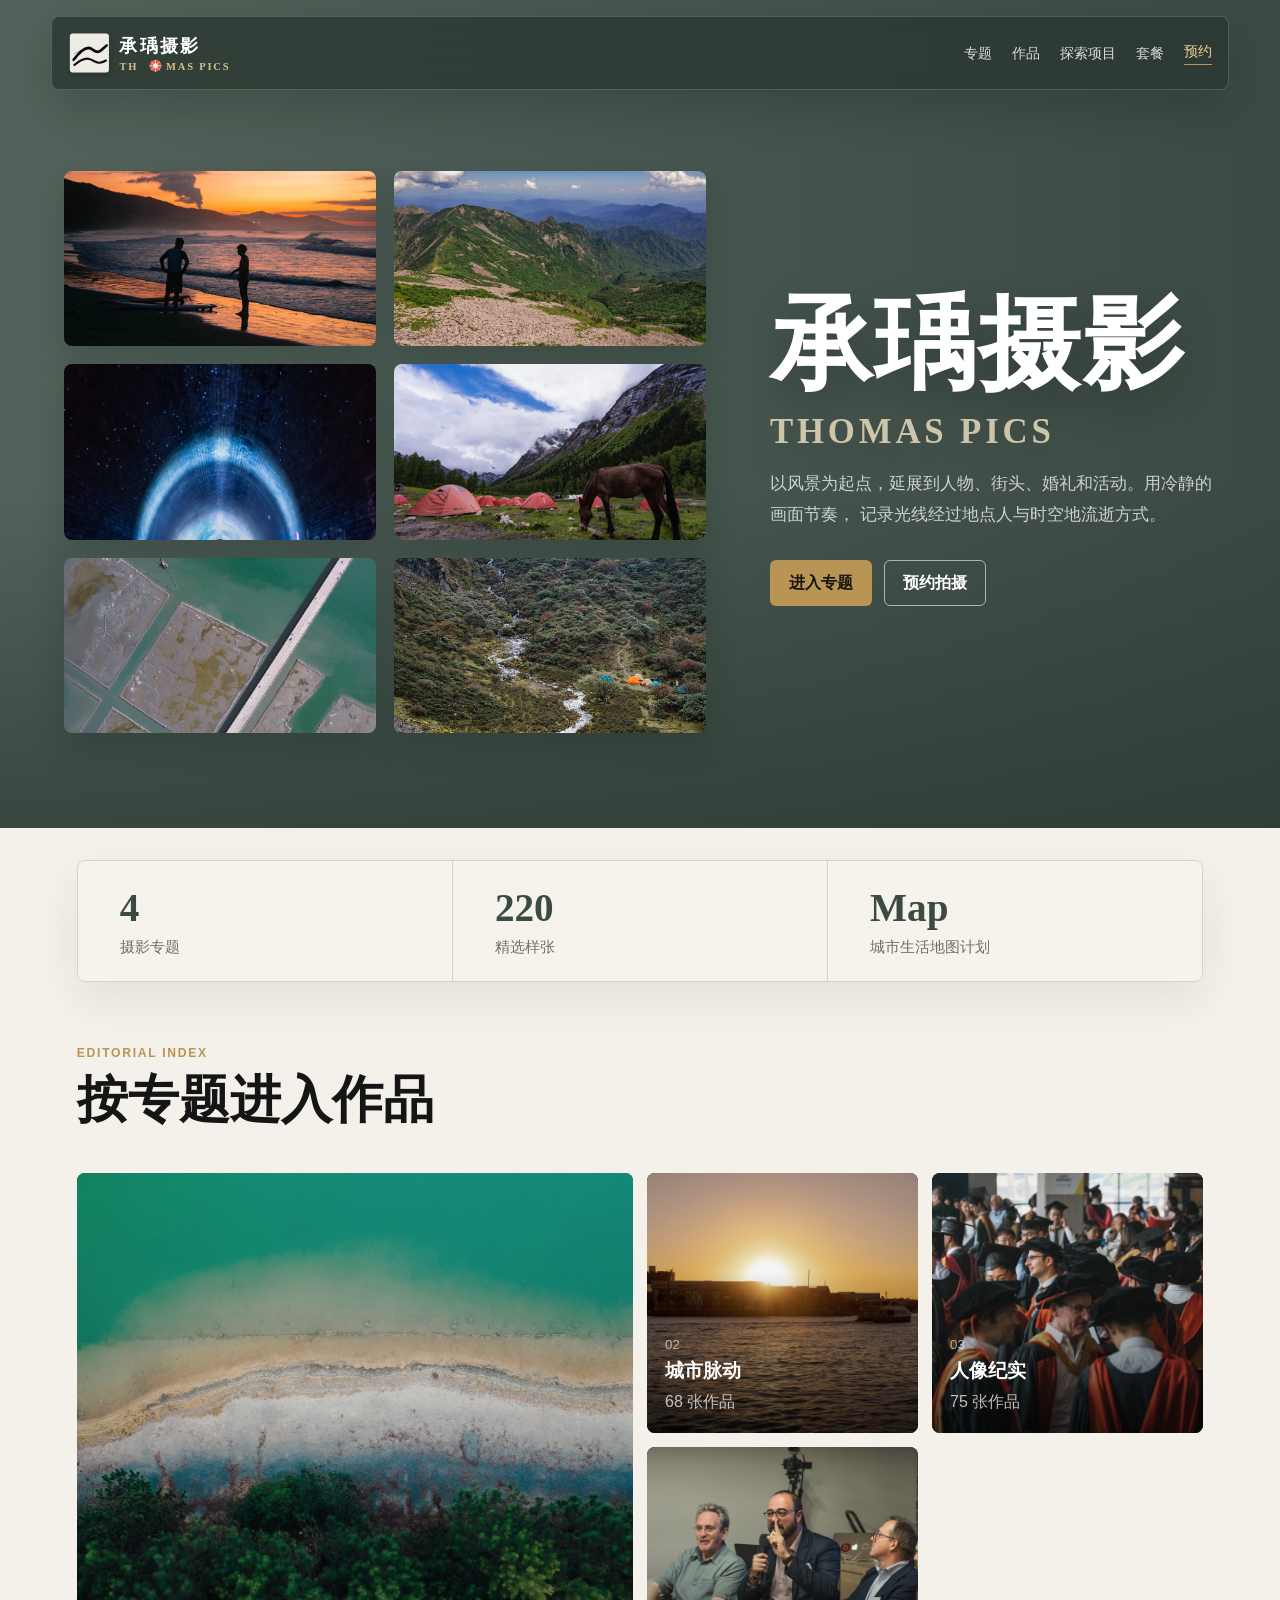
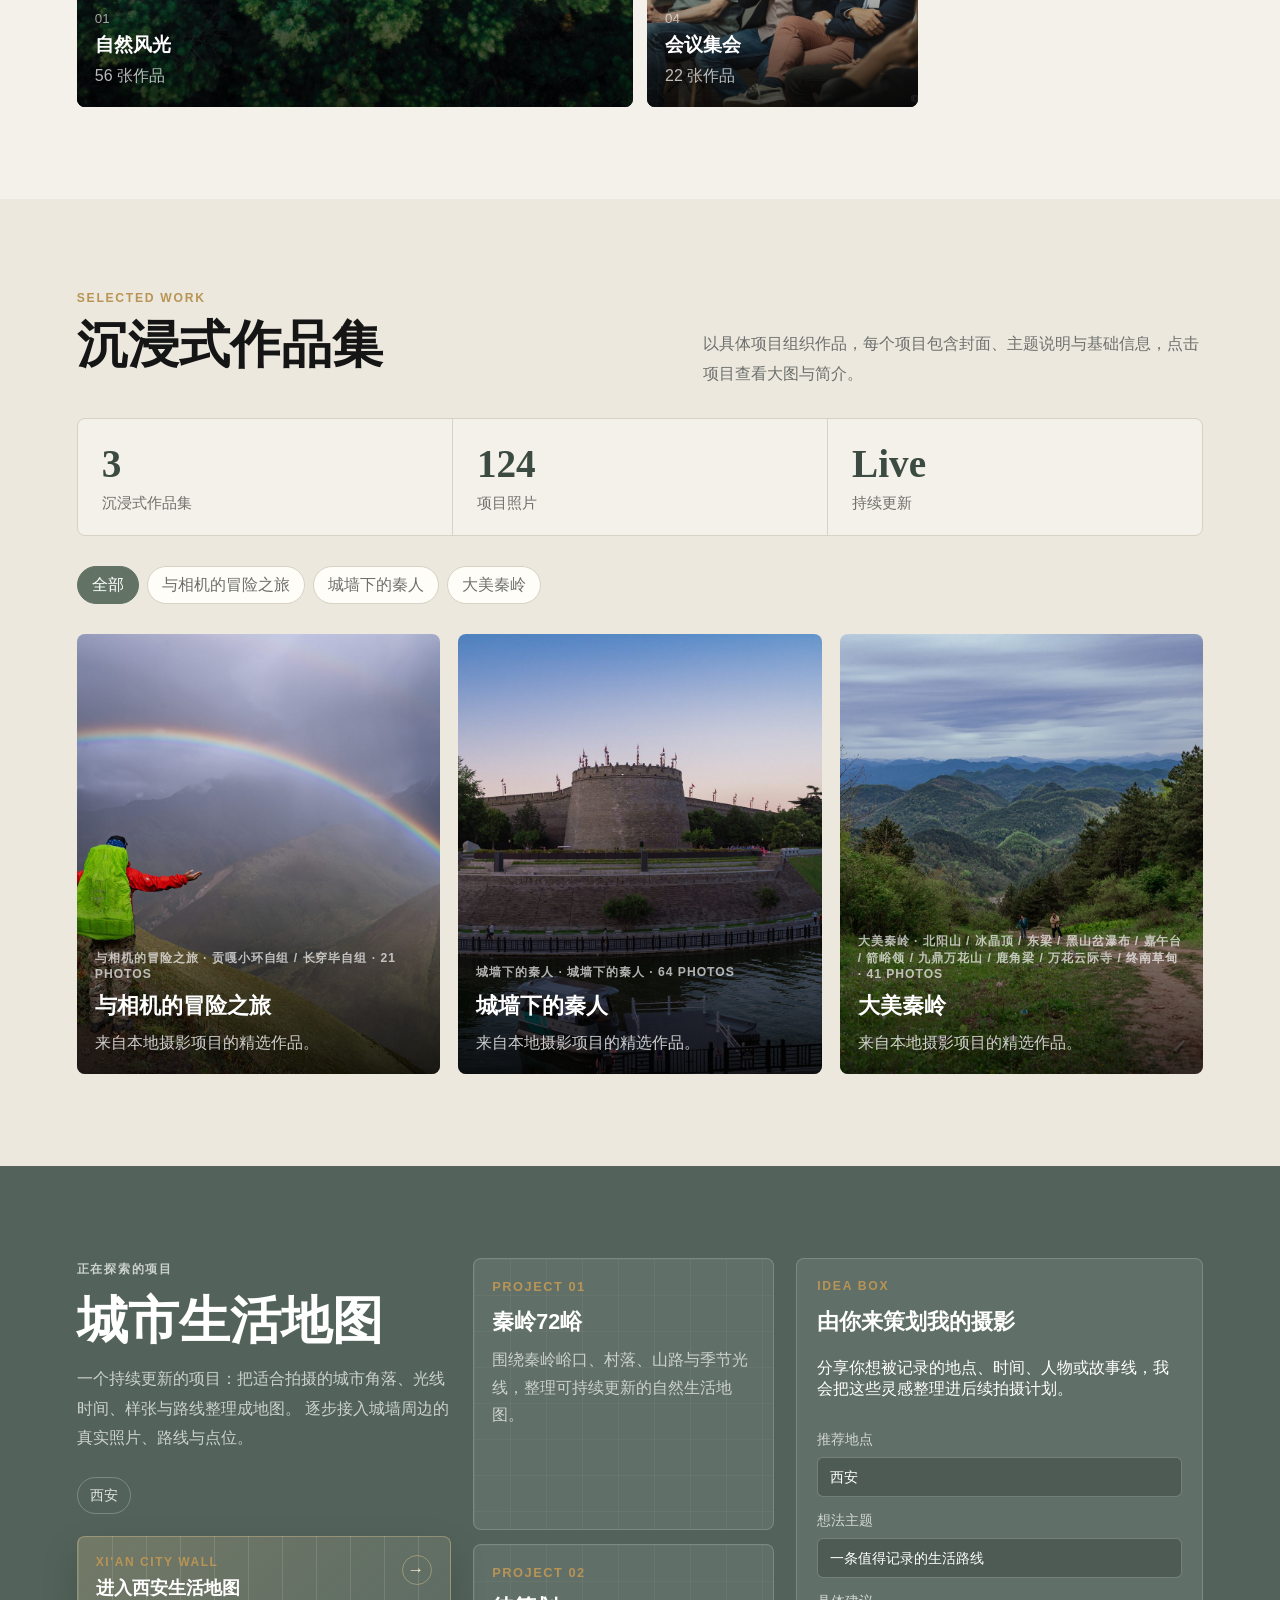
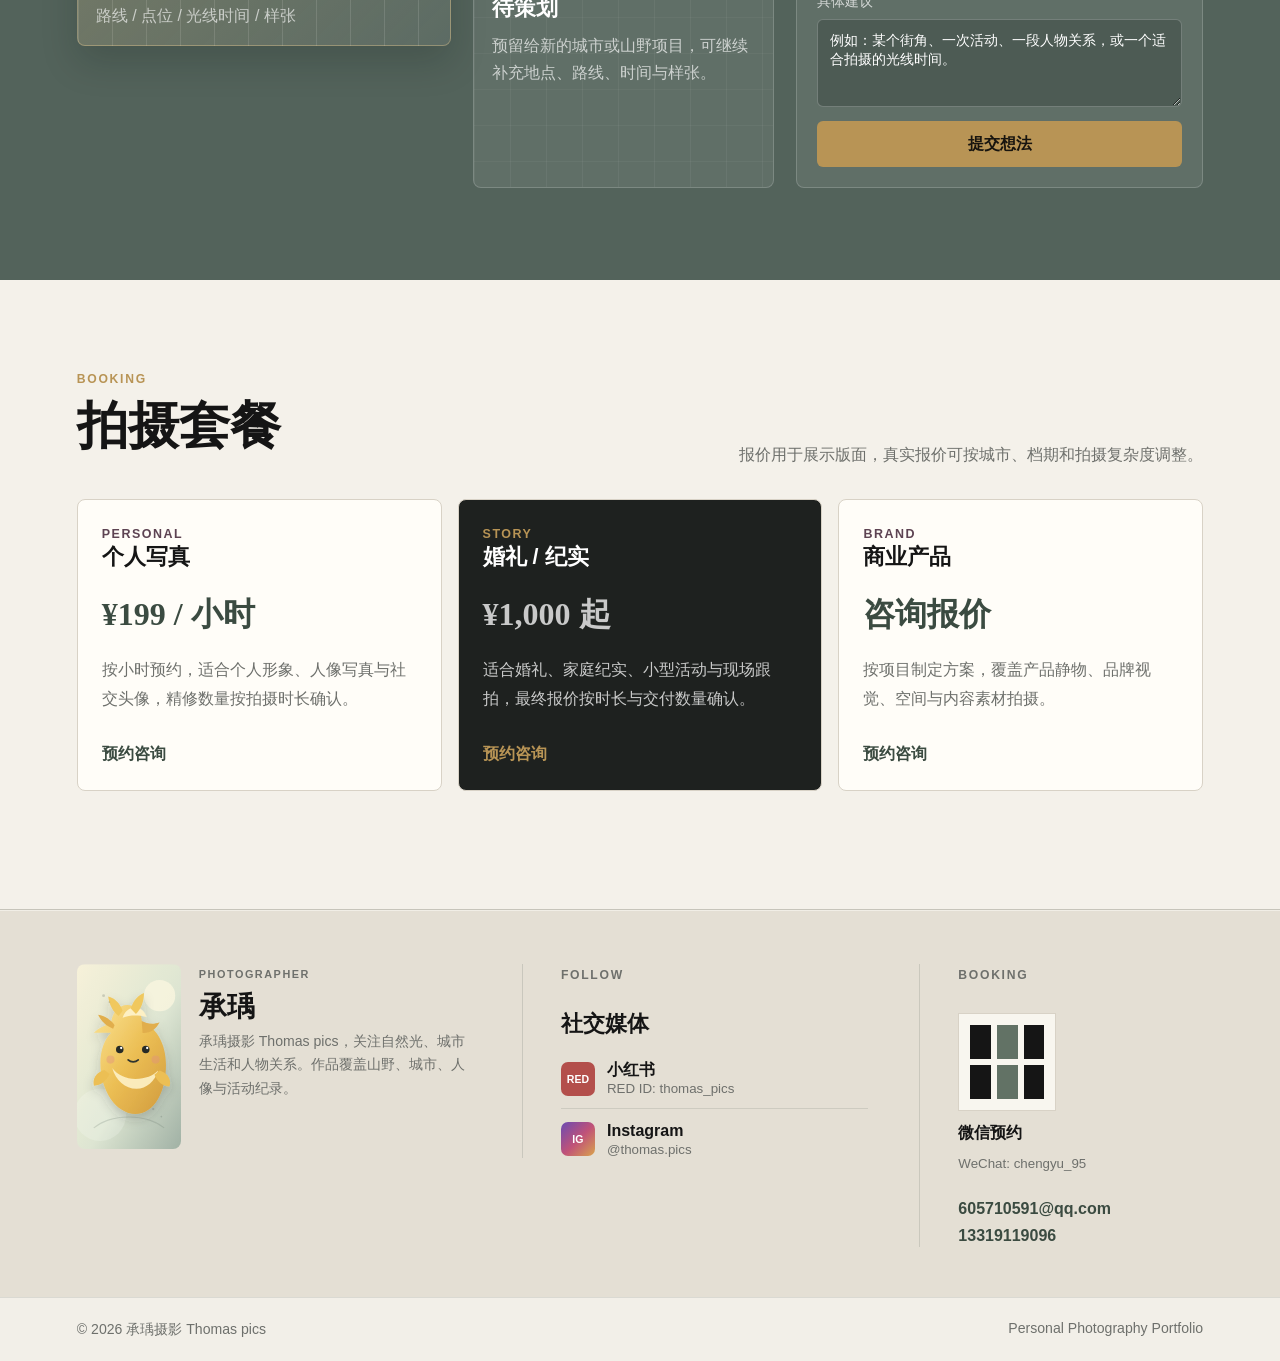
<file: index.html>
<!DOCTYPE html>
<html lang="zh-CN">
  <head>
    <meta charset="UTF-8" />
    <meta name="viewport" content="width=device-width, initial-scale=1.0" />
    <title>承瑀摄影 Thomas pics | 高级摄影作品集</title>
    <meta
      name="description"
      content="承瑀摄影 Thomas pics 个人作品展示网站，收录自然风光、城市脉动、人像纪实、会议集会与沉浸式摄影项目。"
    />
    <link rel="stylesheet" href="styles.css" />
  </head>
  <body>
    <header class="site-header" aria-label="主导航">
      <a class="brand" href="#top" aria-label="回到首页">
        <img class="brand-logo" src="assets/thomas-pics-logo.svg" alt="承瑀摄影 Thomas Pics" />
      </a>
      <nav class="nav-links" aria-label="页面导航">
        <a href="#collections">专题</a>
        <a href="#work">作品</a>
        <a href="#map">探索项目</a>
        <a href="#pricing">套餐</a>
        <a href="#contact">预约</a>
      </nav>
    </header>

    <main id="top">
      <section class="hero-collage" aria-label="风景摄影拼贴首页">
        <div class="collage" aria-hidden="true">
          <img class="collage-image collage-a" src="" alt="" />
          <img class="collage-image collage-b" src="" alt="" />
          <img class="collage-image collage-c" src="" alt="" />
          <img class="collage-image collage-d" src="" alt="" />
          <img class="collage-image collage-e" src="" alt="" />
          <img class="collage-image collage-f" src="" alt="" />
        </div>
        <div class="hero-copy">
          <h1>承瑀摄影 <span>Thomas pics</span></h1>
          <p>
            以风景为起点，延展到人物、街头、婚礼和活动。用冷静的画面节奏，
            记录光线经过地点人与时空地流逝方式。
          </p>
          <div class="hero-actions">
            <a class="button primary" href="#collections">进入专题</a>
            <a class="button ghost" href="#contact">预约拍摄</a>
          </div>
        </div>
      </section>

      <section class="stats-strip" aria-label="网站摘要">
        <div>
          <strong class="metric" data-count-target="4">4</strong>
          <span class="metric-label">摄影专题</span>
        </div>
        <div>
          <strong class="metric" data-count-target="237">237</strong>
          <span class="metric-label">精选样张</span>
        </div>
        <div>
          <strong class="metric">Map</strong>
          <span class="metric-label">城市生活地图计划</span>
        </div>
      </section>

      <section class="section" id="collections">
        <div class="section-heading">
          <div>
            <p class="eyebrow">Editorial Index</p>
            <h2>按专题进入作品</h2>
          </div>
        </div>
        <div class="collection-grid" aria-label="摄影专题">
          <button class="collection-tile large" type="button" data-filter-jump="nature">
            <img src="" alt="自然风光" loading="lazy" />
            <span><small>01</small><strong>自然风光</strong><em>山野、海岸与远行的静默边界</em></span>
          </button>
          <button class="collection-tile" type="button" data-filter-jump="city">
            <img src="" alt="城市脉动" loading="lazy" />
            <span><small>02</small><strong>城市脉动</strong><em>街道、建筑与人群移动</em></span>
          </button>
          <button class="collection-tile" type="button" data-filter-jump="people">
            <img src="" alt="人像纪实" loading="lazy" />
            <span><small>03</small><strong>人像纪实</strong><em>人物和环境之间的呼吸</em></span>
          </button>
          <button class="collection-tile" type="button" data-filter-jump="events">
            <img src="" alt="会议集会" loading="lazy" />
            <span><small>04</small><strong>会议集会</strong><em>现场秩序、表情与瞬间</em></span>
          </button>
        </div>
      </section>

      <section class="section work-section" id="work">
        <div class="section-heading">
          <div>
            <p class="eyebrow">Selected Work</p>
            <h2>沉浸式作品集</h2>
          </div>
          <p class="section-lead">以具体项目组织作品，每个项目包含封面、主题说明与基础信息，点击项目查看大图与简介。</p>
        </div>
        <section class="work-stats" aria-label="沉浸式作品集数据">
          <div>
            <strong class="metric" id="projectCountMetric" data-count-target="3">3</strong>
            <span class="metric-label">沉浸式作品集</span>
          </div>
          <div>
            <strong class="metric" id="projectPhotoMetric" data-count-target="129">129</strong>
            <span class="metric-label">项目照片</span>
          </div>
          <div>
            <strong class="metric">Live</strong>
            <span class="metric-label">持续更新</span>
          </div>
        </section>
        <div class="work-controls">
          <div class="filter-bar" aria-label="作品集筛选">
            <button class="filter-button active" type="button" data-filter="all">全部</button>
          </div>
        </div>
        <div class="gallery" id="gallery" aria-live="polite"></div>
      </section>

      <section class="map-section" id="map">
        <div class="map-copy">
          <p class="eyebrow">正在探索的项目</p>
          <h2>城市生活地图</h2>
          <p>
            一个持续更新的项目：把适合拍摄的城市角落、光线时间、样张与路线整理成地图。
            逐步接入城墙周边的真实照片、路线与点位。
          </p>
          <div class="city-tags" aria-label="计划城市">
            <span>西安</span>
          </div>
          <a class="map-entry-card" href="xian-city-wall-map.html" aria-label="进入西安生活地图">
            <span class="map-entry-kicker">Xi'an City Wall</span>
            <strong>进入西安生活地图</strong>
            <em>路线 / 点位 / 光线时间 / 样张</em>
            <b aria-hidden="true">→</b>
          </a>
        </div>
        <div class="project-board" id="projectBoard" aria-live="polite"></div>
        <form class="project-form" id="projectForm" name="city-map-ideas" method="POST" data-netlify="true" netlify-honeypot="bot-field">
          <input type="hidden" name="form-name" value="city-map-ideas" />
          <p class="hidden-field">
            <label>不要填写这一项 <input name="bot-field" /></label>
          </p>
          <div class="form-intro">
            <p class="eyebrow">Idea Box</p>
            <h3>由你来策划我的摄影</h3>
            <p>分享你想被记录的地点、时间、人物或故事线，我会把这些灵感整理进后续拍摄计划。</p>
          </div>
          <label>
            推荐地点
            <input name="city" type="text" value="西安" maxlength="24" required />
          </label>
          <label>
            想法主题
            <input name="theme" type="text" value="一条值得记录的生活路线" maxlength="36" required />
          </label>
          <label>
            具体建议
            <textarea name="notes" rows="4" maxlength="120">例如：某个街角、一次活动、一段人物关系，或一个适合拍摄的光线时间。</textarea>
          </label>
          <button class="button primary" type="submit">提交想法</button>
        </form>
      </section>

      <section class="pricing-section" id="pricing">
        <div class="section-heading">
          <div>
            <p class="eyebrow">Booking</p>
            <h2>拍摄套餐</h2>
          </div>
          <p class="section-lead">报价用于展示版面，真实报价可按城市、档期和拍摄复杂度调整。</p>
        </div>
        <div class="pricing-grid">
          <article class="price-card">
            <span>Personal</span>
            <h3>个人写真</h3>
            <strong>¥199 / 小时</strong>
            <p>按小时预约，适合个人形象、人像写真与社交头像，精修数量按拍摄时长确认。</p>
            <a class="text-link" href="#contact">预约咨询</a>
          </article>
          <article class="price-card featured">
            <span>Story</span>
            <h3>婚礼 / 纪实</h3>
            <strong>¥1,000 起</strong>
            <p>适合婚礼、家庭纪实、小型活动与现场跟拍，最终报价按时长与交付数量确认。</p>
            <a class="text-link" href="#contact">预约咨询</a>
          </article>
          <article class="price-card">
            <span>Brand</span>
            <h3>商业产品</h3>
            <strong>咨询报价</strong>
            <p>按项目制定方案，覆盖产品静物、品牌视觉、空间与内容素材拍摄。</p>
            <a class="text-link" href="#contact">预约咨询</a>
          </article>
        </div>
      </section>

      <section class="contact-section" id="contact" aria-label="预约拍摄"></section>
    </main>

    <footer class="site-footer">
      <span>© <span id="year"></span> 承瑀摄影 Thomas pics</span>
      <span>Personal Photography Portfolio</span>
    </footer>

    <div class="idea-toast" id="ideaToast" role="status" aria-live="polite" hidden>
      <strong>感谢你的意见</strong>
      <span>我会把这条想法纳入后续拍摄策划与城市生活地图整理。</span>
    </div>

    <dialog class="lightbox" id="lightbox" aria-label="作品大图预览">
      <button class="icon-button close-lightbox" type="button" aria-label="关闭预览">×</button>
      <button class="icon-button lightbox-prev" type="button" aria-label="上一张">‹</button>
      <figure>
        <img id="lightboxImage" alt="" />
        <figcaption>
          <div>
            <strong id="lightboxTitle"></strong>
            <small id="lightboxMeta"></small>
          </div>
          <em id="lightboxStory"></em>
        </figcaption>
      </figure>
      <button class="icon-button lightbox-next" type="button" aria-label="下一张">›</button>
    </dialog>

    <script src="photo-data.js"></script>
    <script src="script.js"></script>
  </body>
</html>
</file>
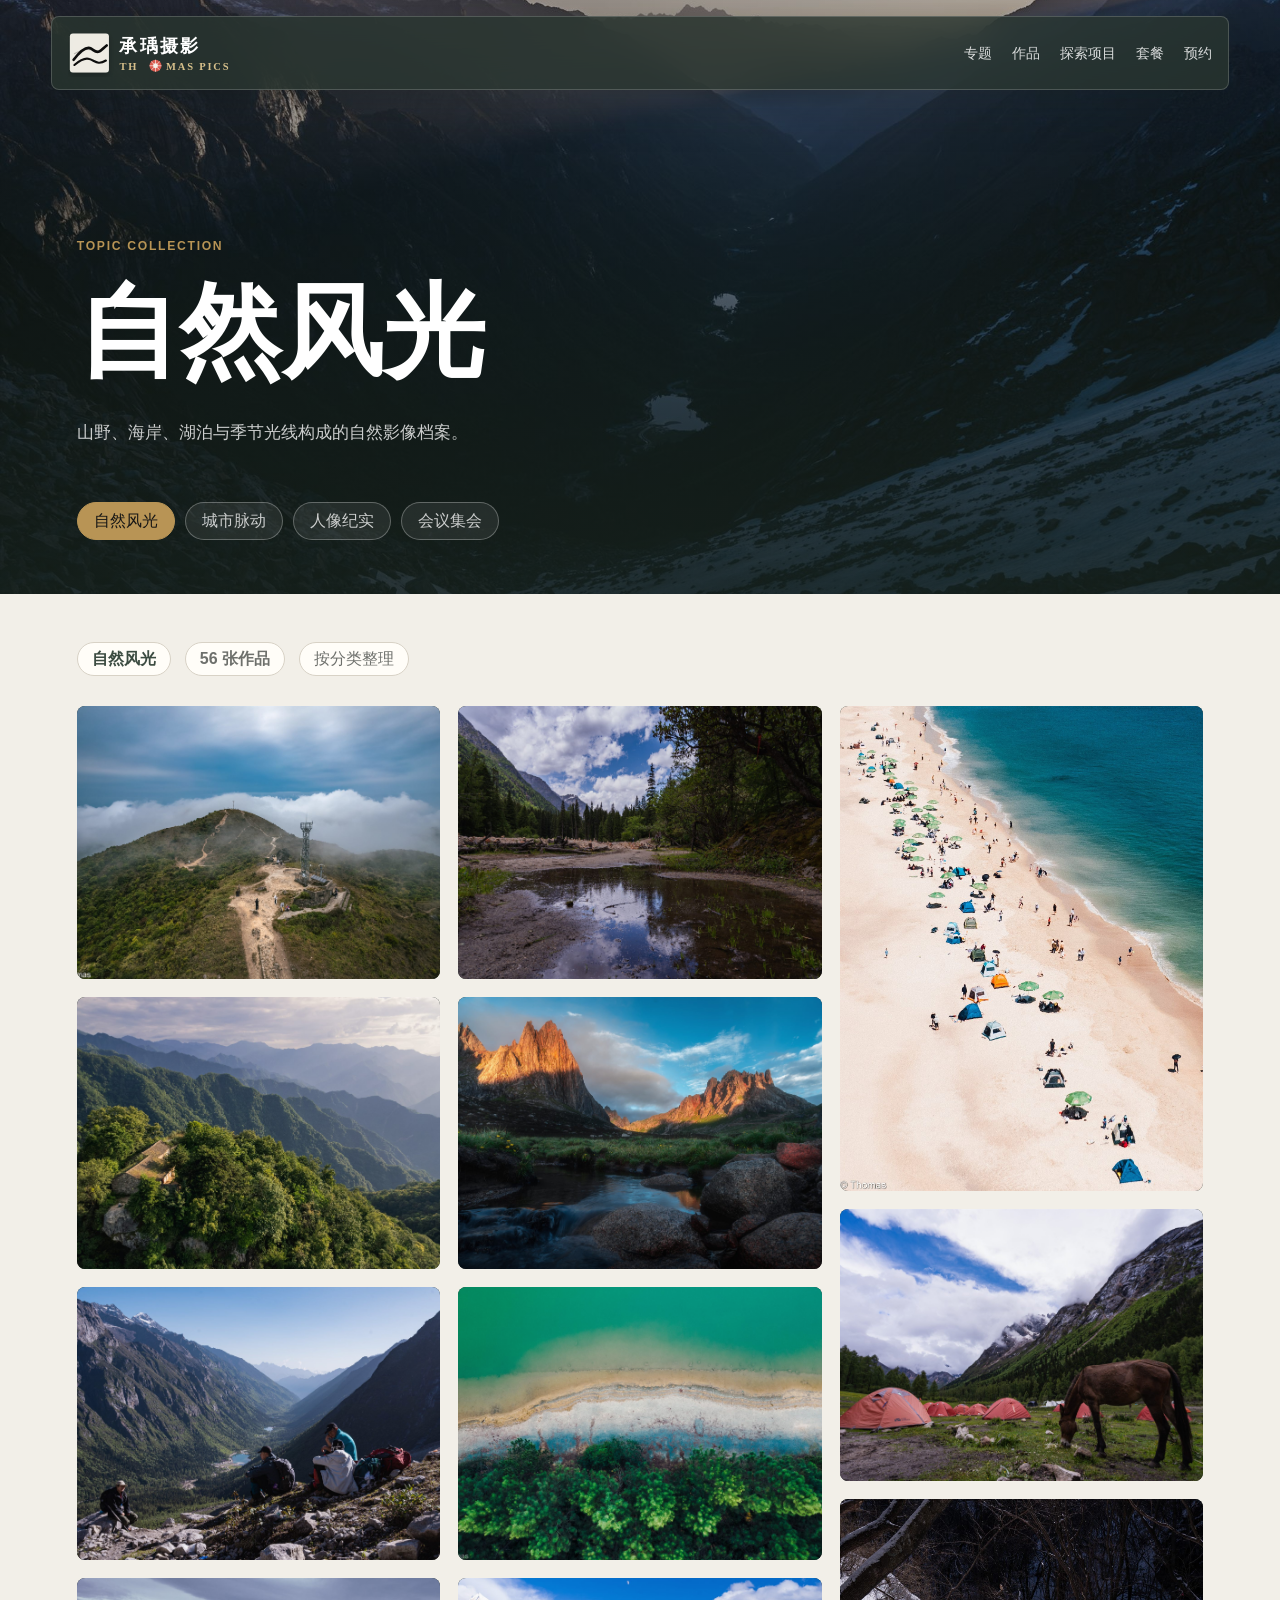
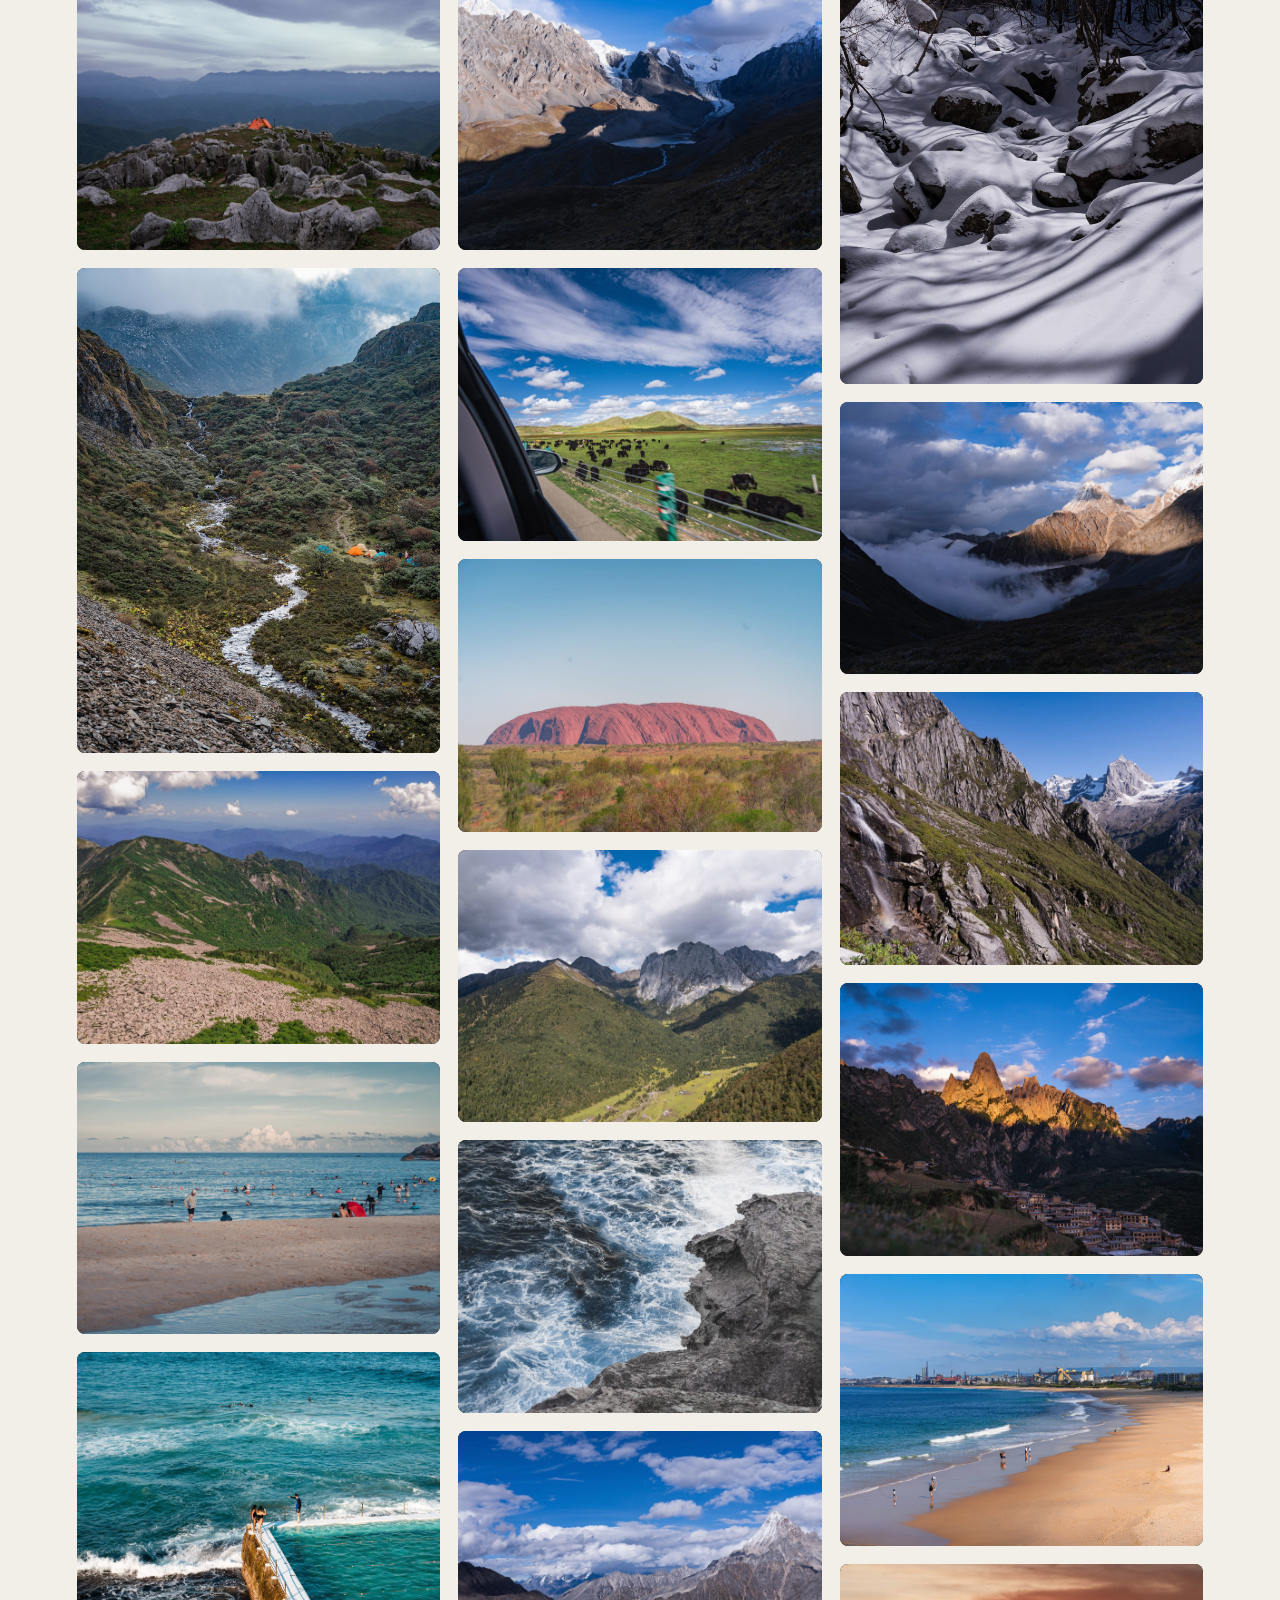
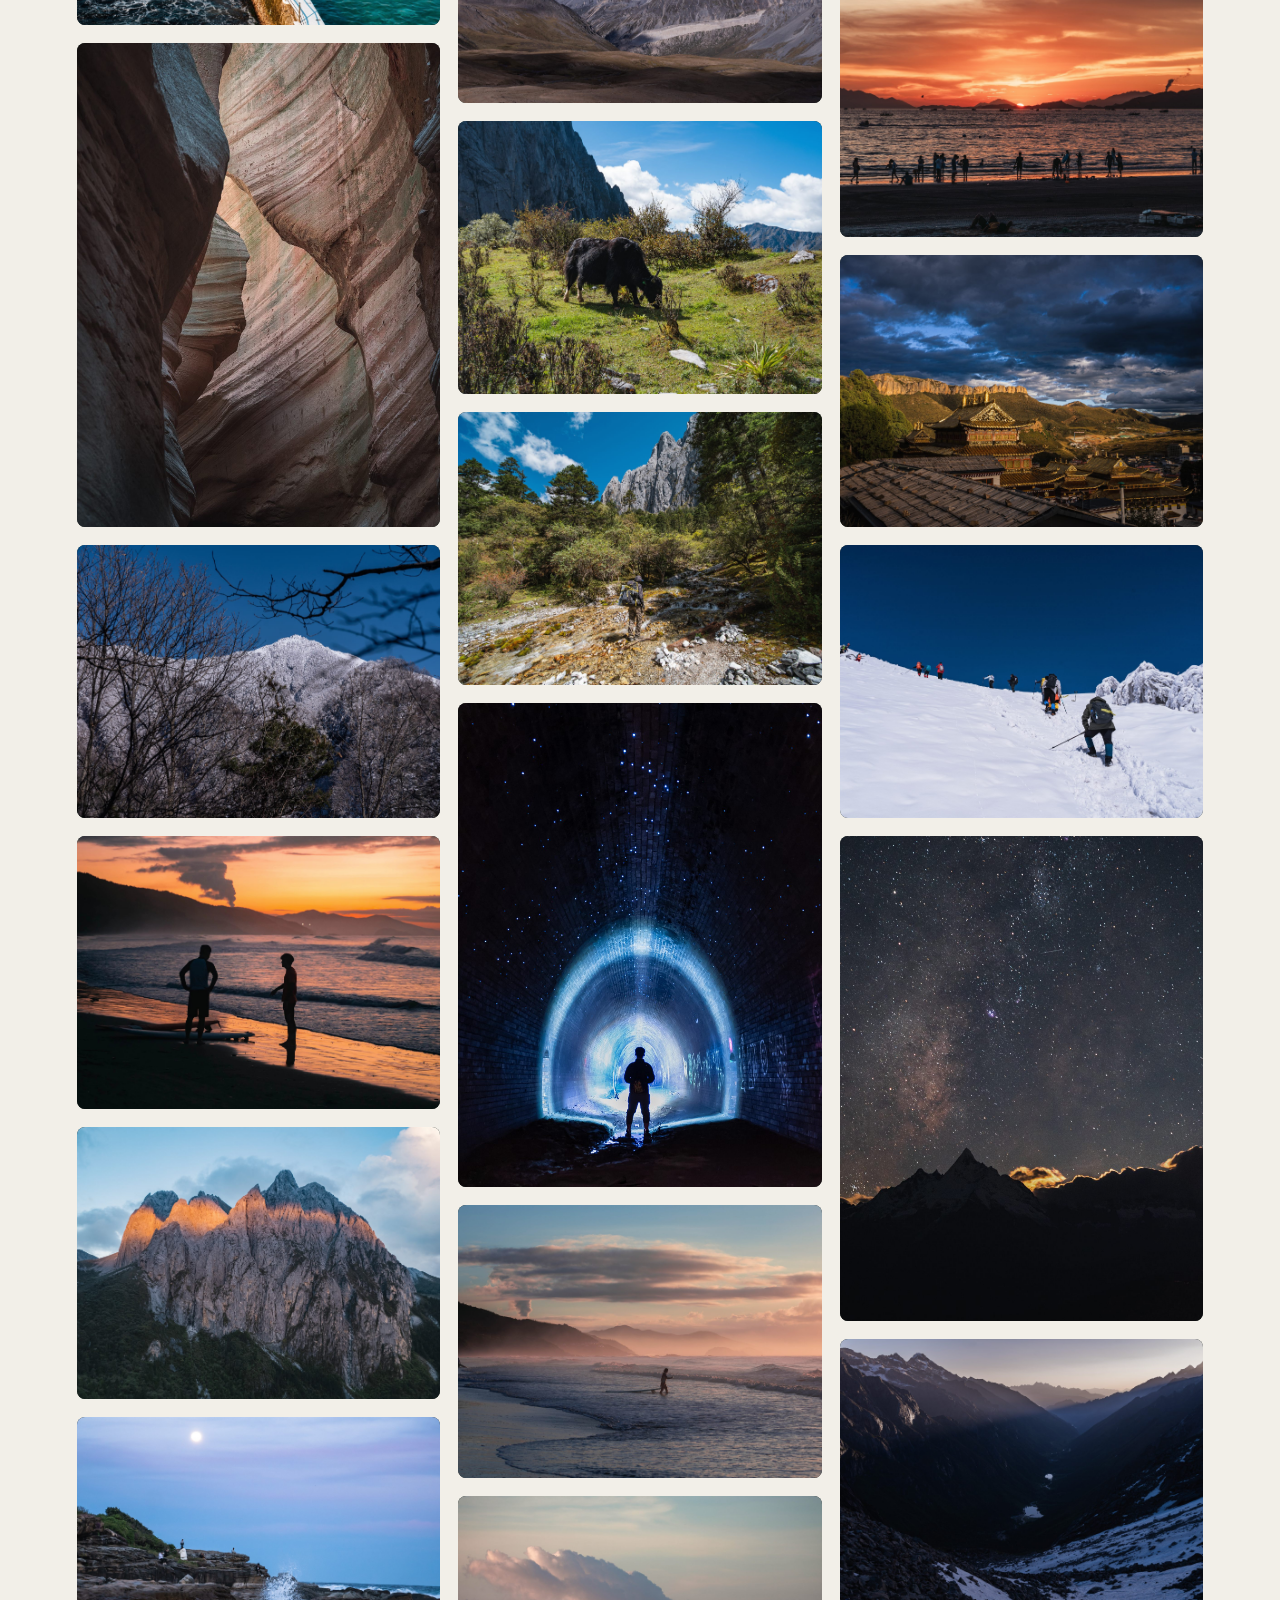
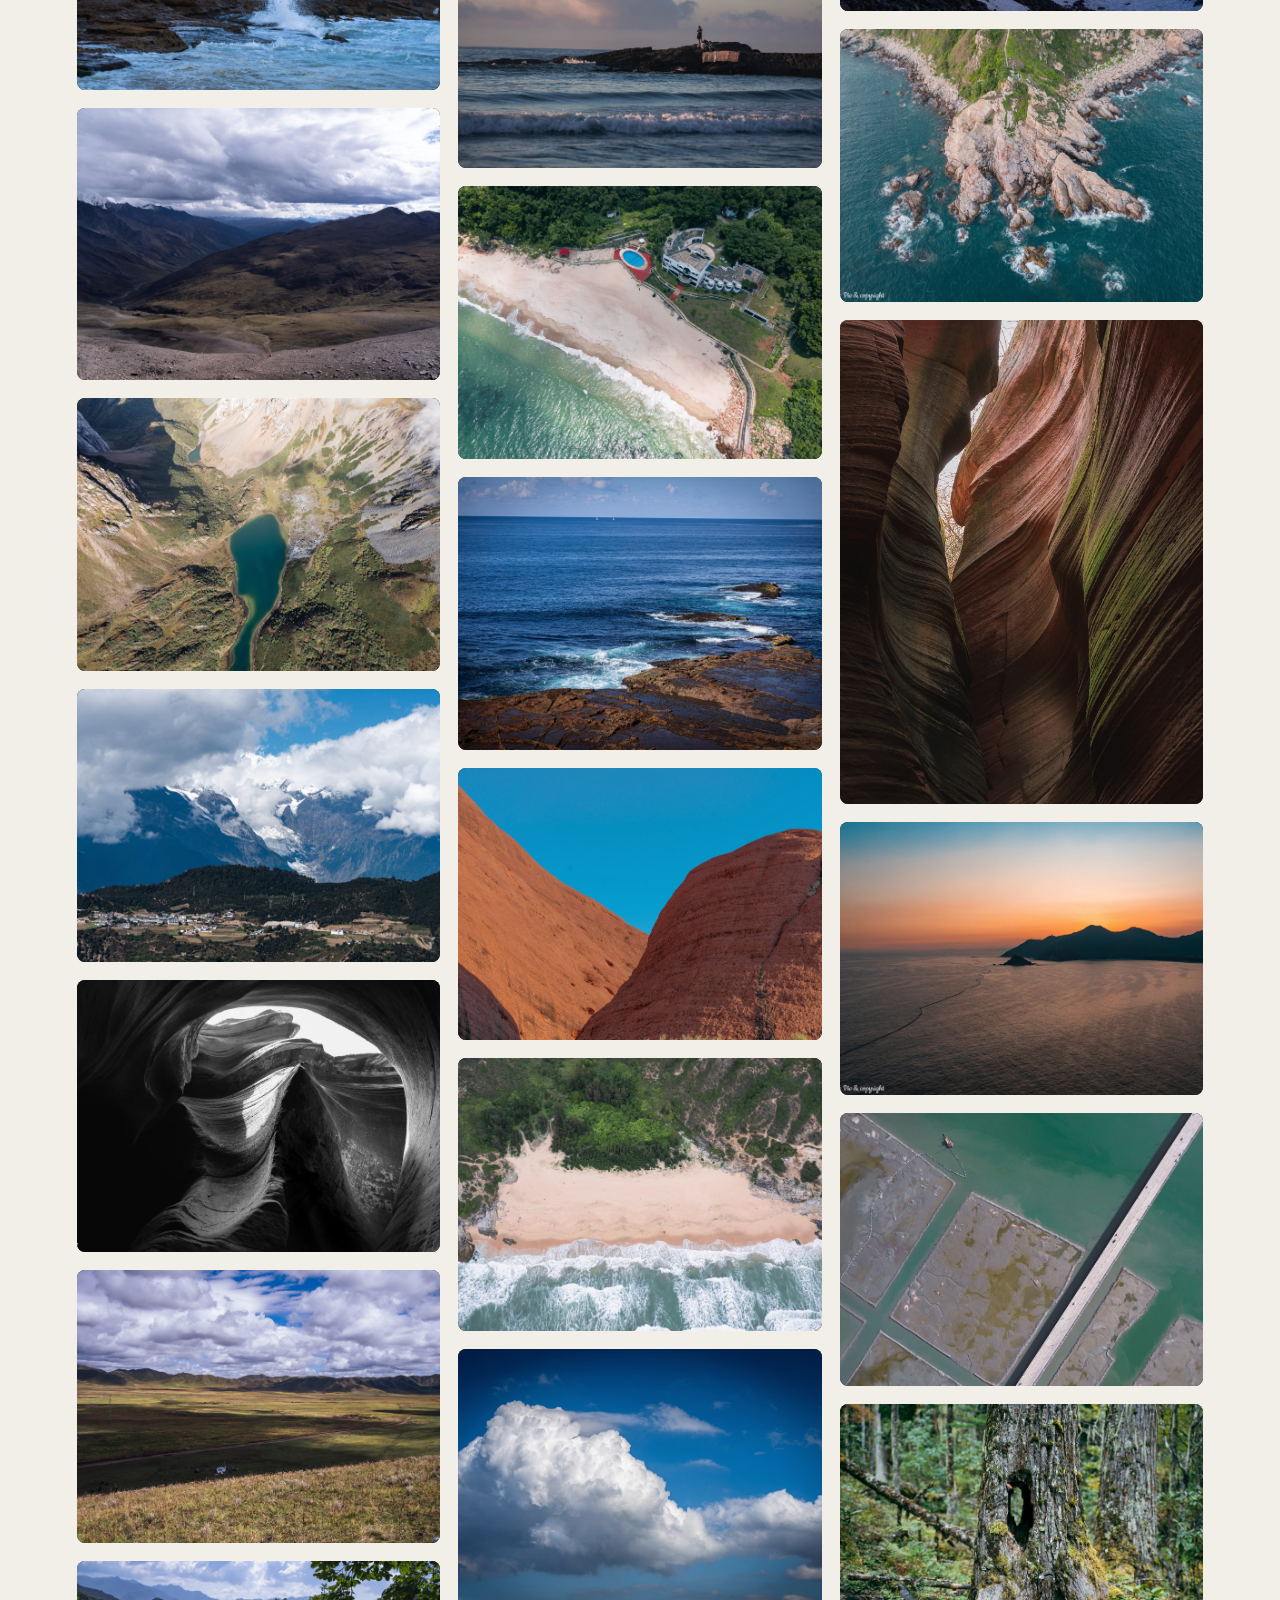
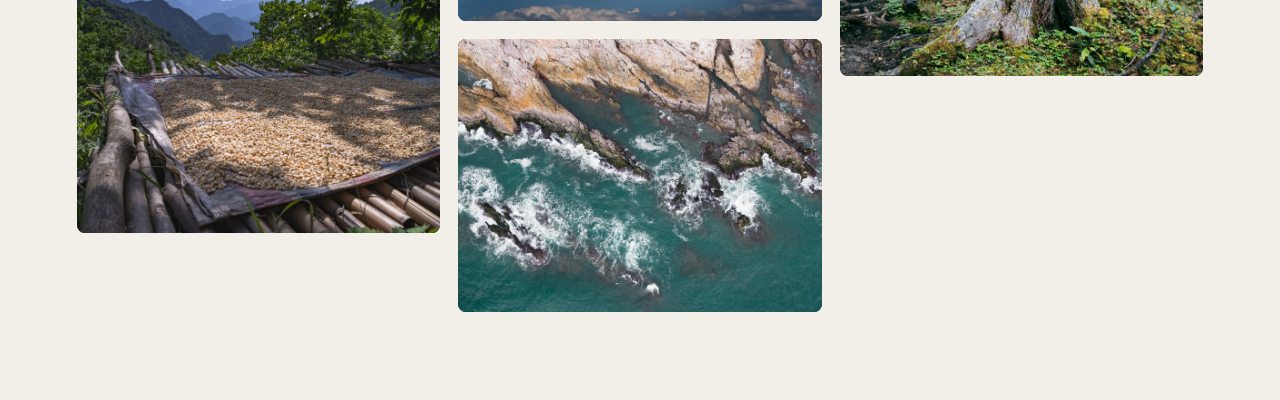
<file: portfolio.html>
<!DOCTYPE html>
<html lang="zh-CN">
  <head>
    <meta charset="UTF-8" />
    <meta name="viewport" content="width=device-width, initial-scale=1.0" />
    <title>作品浏览 | 承瑀摄影 Thomas pics</title>
    <link rel="stylesheet" href="styles.css" />
  </head>
  <body class="portfolio-page">
    <header class="site-header">
      <a class="brand" href="index.html#top" aria-label="返回首页">
        <img class="brand-logo" src="assets/thomas-pics-logo.svg" alt="承瑀摄影 Thomas Pics" />
      </a>
      <nav class="nav-links" aria-label="页面导航">
        <a href="index.html#collections">专题</a>
        <a href="index.html#work">作品</a>
        <a href="index.html#map">探索项目</a>
        <a href="index.html#pricing">套餐</a>
        <a href="index.html#contact">预约</a>
      </nav>
    </header>

    <main>
      <section class="portfolio-hero" id="portfolioHero">
        <p class="eyebrow" id="portfolioEyebrow">Portfolio</p>
        <h1 id="portfolioTitle">作品浏览</h1>
        <p id="portfolioIntro">
          以专题或项目进入作品，像翻阅一组视觉档案一样查看完整照片。
        </p>
        <div class="topic-tabs" id="topicTabs" aria-label="作品专题"></div>
      </section>

      <section class="portfolio-body" aria-label="作品图片">
        <div class="portfolio-summary" id="portfolioSummary"></div>
        <div class="masonry-gallery" id="portfolioGallery"></div>
      </section>
    </main>

    <dialog class="portfolio-lightbox" id="portfolioLightbox">
      <div class="lightbox-tools" aria-label="查看工具">
        <button class="icon-button lightbox-fullscreen" id="portfolioFullscreen" type="button" aria-label="全屏观看" title="全屏观看">⛶</button>
        <button class="icon-button lightbox-zoom" id="portfolioZoom" type="button" aria-label="局部放大" title="局部放大" aria-pressed="false">＋</button>
      </div>
      <button class="icon-button close-lightbox" type="button" aria-label="关闭预览">×</button>
      <div class="portfolio-image-stage" id="portfolioImageStage">
        <img id="portfolioLightboxImage" alt="" />
      </div>
      <figcaption>
        <div>
          <strong id="portfolioLightboxTitle"></strong>
          <small id="portfolioLightboxCounter"></small>
        </div>
        <span id="portfolioLightboxMeta"></span>
        <div class="rating-panel" aria-label="照片评分">
          <div class="rating-copy">
            <span>评分</span>
            <strong id="portfolioRatingAverage">--</strong>
            <small id="portfolioRatingSummary">等待评价</small>
          </div>
          <div class="star-rating" id="portfolioRating" role="radiogroup" aria-label="五星评分">
            <button type="button" data-rating="1" aria-label="1 星">★</button>
            <button type="button" data-rating="2" aria-label="2 星">★</button>
            <button type="button" data-rating="3" aria-label="3 星">★</button>
            <button type="button" data-rating="4" aria-label="4 星">★</button>
            <button type="button" data-rating="5" aria-label="5 星">★</button>
          </div>
        </div>
      </figcaption>
    </dialog>

    <script src="photo-data.js"></script>
    <script src="portfolio-page.js"></script>
  </body>
</html>
</file>
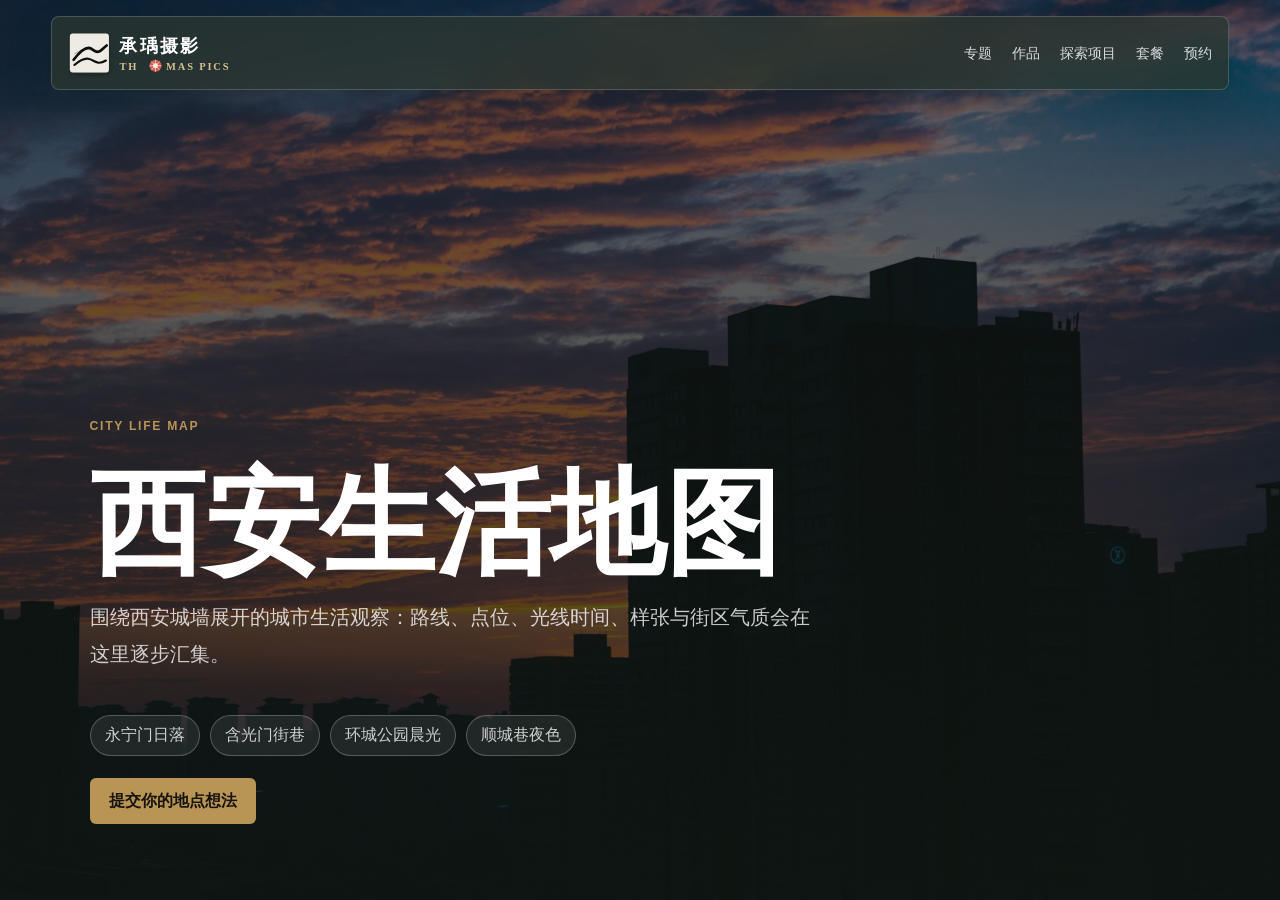
<file: xian-city-wall-map.html>
<!DOCTYPE html>
<html lang="zh-CN">
  <head>
    <meta charset="UTF-8" />
    <meta name="viewport" content="width=device-width, initial-scale=1.0" />
    <title>西安生活地图 | 承瑀摄影 Thomas pics</title>
    <link rel="stylesheet" href="styles.css" />
  </head>
  <body class="map-project-page">
    <header class="site-header">
      <a class="brand" href="index.html#top" aria-label="返回首页">
        <img class="brand-logo" src="assets/thomas-pics-logo.svg" alt="承瑀摄影 Thomas Pics" />
      </a>
      <nav class="nav-links" aria-label="页面导航">
        <a href="index.html#collections">专题</a>
        <a href="index.html#work">作品</a>
        <a href="index.html#map">探索项目</a>
        <a href="index.html#pricing">套餐</a>
        <a href="index.html#contact">预约</a>
      </nav>
    </header>

    <main class="map-project-shell">
      <section class="map-project-hero">
        <p class="eyebrow">City Life Map</p>
        <h1>西安生活地图</h1>
        <p>围绕西安城墙展开的城市生活观察：路线、点位、光线时间、样张与街区气质会在这里逐步汇集。</p>
        <div class="map-route-preview" aria-label="计划路线">
          <span>永宁门日落</span>
          <span>含光门街巷</span>
          <span>环城公园晨光</span>
          <span>顺城巷夜色</span>
        </div>
        <a class="button primary" href="index.html#map">提交你的地点想法</a>
      </section>
    </main>
  </body>
</html>
</file>
<file: styles.css>
:root {
  color-scheme: light;
  --ink: #151515;
  --charcoal: #202322;
  --muted: #6e706c;
  --paper: #f4f1ea;
  --surface: #fffdf8;
  --line: #d8d2c6;
  --sage: #627265;
  --sage-dark: #3b4b41;
  --brass: #b89455;
  --plum: #5d4352;
  --stone: #8a8b84;
  --shadow: 0 24px 70px rgba(21, 21, 21, 0.18);
}

* {
  box-sizing: border-box;
}

html {
  scroll-behavior: smooth;
}

body {
  margin: 0;
  background: var(--paper);
  color: var(--ink);
  font-family: "Inter", "PingFang SC", "Microsoft YaHei", Arial, sans-serif;
}

body::selection {
  background: var(--brass);
  color: #111;
}

img {
  display: block;
  max-width: 100%;
}

a {
  color: inherit;
  text-decoration: none;
}

button,
input,
textarea {
  font: inherit;
}

.site-header {
  position: fixed;
  top: 16px;
  left: clamp(16px, 4vw, 56px);
  right: clamp(16px, 4vw, 56px);
  z-index: 30;
  display: flex;
  align-items: center;
  justify-content: space-between;
  gap: 24px;
  padding: 12px 16px;
  border: 1px solid rgba(255, 255, 255, 0.18);
  border-radius: 8px;
  color: #fff;
  background: rgba(41, 54, 48, 0.78);
  box-shadow: 0 18px 44px rgba(18, 26, 22, 0.22);
  -webkit-backdrop-filter: blur(18px);
  backdrop-filter: blur(18px);
}

.brand,
.nav-links,
.hero-actions,
.contact-actions,
.filter-bar,
.city-tags {
  display: flex;
  align-items: center;
}

.brand {
  flex: 0 0 auto;
  min-width: 0;
  transition: transform 220ms ease, opacity 220ms ease;
  font-weight: 800;
}

.brand:hover {
  transform: translateY(-1px);
  opacity: 0.94;
}

.brand-logo {
  width: clamp(146px, 16vw, 190px);
  height: 48px;
  object-fit: contain;
  object-position: left center;
}

.nav-links {
  gap: 20px;
  font-size: 0.9rem;
}

.nav-links a {
  position: relative;
  min-height: 32px;
  display: inline-flex;
  align-items: center;
  opacity: 0.82;
  transition: opacity 220ms ease, color 220ms ease, transform 220ms ease;
}

.nav-links a::after {
  content: "";
  position: absolute;
  left: 0;
  right: 0;
  bottom: 2px;
  height: 1px;
  background: var(--brass);
  transform: scaleX(0);
  transform-origin: right;
  transition: transform 240ms ease;
}

.nav-links a:hover,
.nav-links a.active {
  opacity: 1;
  color: #f1d295;
  transform: translateY(-2px);
}

.nav-links a:hover::after,
.nav-links a.active::after {
  transform: scaleX(1);
  transform-origin: left;
}

.hero-collage {
  position: relative;
  min-height: 92vh;
  overflow: hidden;
  display: grid;
  grid-template-columns: minmax(0, 1.18fr) minmax(320px, 0.82fr);
  gap: clamp(28px, 5vw, 64px);
  align-items: center;
  padding: 118px clamp(20px, 5vw, 64px) 42px;
  background: #53635b;
  color: #fff;
}

.hero-collage::after {
  content: "";
  position: absolute;
  inset: 0;
  background:
    linear-gradient(90deg, rgba(83, 99, 91, 0.08), rgba(45, 58, 52, 0.62)),
    linear-gradient(0deg, rgba(37, 49, 44, 0.62), rgba(83, 99, 91, 0) 42%);
  pointer-events: none;
}

.collage {
  position: relative;
  z-index: 1;
  display: grid;
  width: min(100%, 930px);
  justify-self: center;
  grid-template-columns: repeat(2, minmax(0, 1fr));
  grid-template-rows: none;
  gap: 18px;
  height: auto;
  min-height: 0;
}

.collage-image {
  position: static;
  width: 100%;
  height: auto;
  aspect-ratio: 16 / 9;
  border-radius: 8px;
  object-fit: cover;
  box-shadow: 0 14px 30px rgba(25, 35, 31, 0.22);
  backface-visibility: hidden;
  transform: translateZ(0);
  transition: opacity 320ms ease;
  will-change: opacity;
}

.collage-image:hover {
  opacity: 0.94;
}

.collage-image.is-swapping {
  opacity: 0;
}

.collage-a {
  grid-row: auto;
}

.collage-b {
  grid-row: auto;
}

.collage-c {
  grid-row: auto;
}

.collage-d {
  grid-row: auto;
}

.collage-e {
  grid-column: auto;
  grid-row: auto;
}

.collage-f {
  grid-column: auto;
  grid-row: auto;
}

.hero-copy {
  position: relative;
  z-index: 2;
  min-width: 0;
  width: 100%;
  max-width: 600px;
}

.eyebrow {
  margin: 0 0 14px;
  color: var(--brass);
  font-size: 0.76rem;
  font-weight: 850;
  letter-spacing: 0.14em;
  text-transform: uppercase;
}

h1,
h2,
h3,
p {
  margin-top: 0;
}

h1 {
  margin-bottom: 20px;
  font-size: clamp(3.6rem, 8vw, 7.4rem);
  line-height: 0.92;
}

.hero-copy h1 {
  display: grid;
  gap: clamp(14px, 2vw, 24px);
  color: #fff;
  font-family: "STKaiti", "KaiTi", "Kaiti SC", "华文行楷", "Microsoft YaHei", serif;
  font-weight: 900;
  letter-spacing: 0.02em;
  text-shadow: 0 18px 42px rgba(8, 16, 12, 0.24);
}

.hero-copy h1 span {
  display: block;
  margin-top: 0;
  color: rgba(244, 231, 198, 0.78);
  font-family: "Brush Script MT", "Segoe Script", Georgia, "Times New Roman", serif;
  font-size: 0.34em;
  font-weight: 700;
  letter-spacing: 0.11em;
  text-transform: uppercase;
}

h2 {
  margin-bottom: 18px;
  font-size: clamp(2.1rem, 4vw, 4.4rem);
  line-height: 1;
}

h3 {
  font-size: 1.35rem;
}

.hero-copy p:not(.eyebrow),
.section-lead,
.about-copy p,
.map-copy p,
.contact-section p,
.price-card p {
  color: var(--muted);
  line-height: 1.85;
}

.hero-copy p:not(.eyebrow) {
  color: rgba(255, 255, 255, 0.74);
  font-size: 1.05rem;
}

.hero-actions,
.contact-actions {
  gap: 12px;
  flex-wrap: wrap;
  margin-top: 30px;
}

.button {
  display: inline-flex;
  min-height: 46px;
  align-items: center;
  justify-content: center;
  border: 1px solid transparent;
  border-radius: 6px;
  padding: 0 18px;
  font-weight: 850;
  transition: transform 180ms ease, background 180ms ease, border-color 180ms ease;
}

.button:hover {
  transform: translateY(-2px);
}

.button.primary {
  background: var(--brass);
  color: #17140f;
}

.button.ghost {
  border-color: rgba(255, 255, 255, 0.58);
  color: #fff;
}

.button.secondary {
  border-color: var(--sage);
  color: var(--sage-dark);
}

.stats-strip,
.work-stats {
  display: grid;
  grid-template-columns: repeat(3, minmax(0, 1fr));
  gap: 1px;
  background: var(--line);
}

.stats-strip > div,
.work-stats > div {
  min-height: 126px;
  padding: 28px clamp(20px, 5vw, 64px);
  background: var(--surface);
}

.stats-strip {
  margin: 32px clamp(20px, 6vw, 78px) 22px;
  border: 1px solid var(--line);
  border-radius: 8px;
  overflow: hidden;
  box-shadow: 0 18px 46px rgba(35, 42, 37, 0.08);
}

.stats-strip > div {
  min-height: 108px;
  padding: 24px clamp(20px, 4vw, 42px);
  background: rgba(255, 253, 248, 0.78);
}

.metric {
  display: block;
  margin-bottom: 8px;
  color: var(--sage-dark);
  font-family: Georgia, "Times New Roman", serif;
  font-size: 2.45rem;
  font-variant-numeric: tabular-nums;
  transition: color 240ms ease, opacity 240ms ease;
}

.metric-label {
  color: var(--muted);
  font-size: 0.92rem;
}

.section,
.about-section,
.map-section,
.pricing-section,
.contact-section {
  padding: 92px clamp(20px, 6vw, 78px);
}

.stats-strip + .section {
  padding-top: 42px;
}

.section-heading {
  display: flex;
  align-items: end;
  justify-content: space-between;
  gap: 28px;
  margin-bottom: 30px;
}

.section-lead {
  max-width: 500px;
  margin-bottom: 0;
}

.collection-grid {
  display: grid;
  grid-template-columns: repeat(4, minmax(0, 1fr));
  grid-auto-rows: 260px;
  gap: 14px;
}

.collection-tile {
  position: relative;
  overflow: hidden;
  border: 0;
  border-radius: 8px;
  padding: 0;
  background: #222;
  color: #fff;
  cursor: pointer;
}

.collection-tile.large {
  grid-column: span 2;
  grid-row: span 2;
}

.collection-tile img {
  width: 100%;
  height: 100%;
  object-fit: cover;
  filter: saturate(0.82);
  transition: transform 520ms ease, filter 520ms ease;
}

.collection-tile::after {
  content: "";
  position: absolute;
  inset: 0;
  background: linear-gradient(to top, rgba(0, 0, 0, 0.72), rgba(0, 0, 0, 0.04) 62%);
}

.collection-tile:hover img {
  transform: scale(1.045);
  filter: saturate(1);
}

.collection-tile span {
  position: absolute;
  inset: auto 18px 18px;
  z-index: 1;
  display: grid;
  gap: 6px;
  text-align: left;
}

.collection-tile small {
  color: rgba(255, 255, 255, 0.62);
}

.collection-tile strong {
  font-size: 1.18rem;
}

.collection-tile em {
  color: rgba(255, 255, 255, 0.72);
  font-style: normal;
  line-height: 1.55;
}

.work-section {
  background: #ece8de;
}

.work-stats {
  margin-bottom: 30px;
  border: 1px solid var(--line);
  border-radius: 8px;
  overflow: hidden;
}

.work-stats > div {
  min-height: 106px;
  padding: 22px 24px;
  background: rgba(255, 253, 248, 0.72);
}

.work-controls {
  display: block;
  margin-bottom: 30px;
}

.filter-bar {
  gap: 8px;
  flex-wrap: wrap;
}

.filter-button {
  min-height: 38px;
  padding: 0 14px;
  border: 1px solid var(--line);
  border-radius: 999px;
  background: var(--surface);
  color: var(--muted);
  cursor: pointer;
}

.filter-button.active,
.filter-button:hover {
  border-color: var(--sage);
  background: var(--sage);
  color: #fff;
}

.gallery {
  display: grid;
  grid-template-columns: repeat(3, minmax(0, 1fr));
  gap: 18px;
}

.photo-card {
  position: relative;
  width: 100%;
  overflow: hidden;
  display: block;
  border: 0;
  border-radius: 8px;
  padding: 0;
  background: #222;
  color: #fff;
  cursor: pointer;
  text-align: left;
}

.photo-card img {
  width: 100%;
  height: 100%;
  min-height: 440px;
  object-fit: cover;
  transition: transform 520ms ease;
}

.photo-card::after {
  content: "";
  position: absolute;
  inset: 0;
  background: linear-gradient(to top, rgba(0, 0, 0, 0.7), rgba(0, 0, 0, 0) 54%);
}

.photo-card:hover img,
.photo-card:focus-visible img {
  transform: scale(1.045);
}

.photo-info {
  position: absolute;
  inset: auto 18px 18px;
  z-index: 1;
}

.photo-info small {
  display: block;
  margin-bottom: 10px;
  color: rgba(255, 255, 255, 0.68);
  font-size: 0.76rem;
  font-weight: 800;
  letter-spacing: 0.08em;
  text-transform: uppercase;
}

.photo-info strong {
  display: block;
  margin-bottom: 10px;
  font-size: 1.35rem;
}

.photo-info span {
  color: rgba(255, 255, 255, 0.76);
  font-size: 0.83rem;
}

.photo-info em {
  display: block;
  color: rgba(255, 255, 255, 0.78);
  font-style: normal;
  line-height: 1.65;
}

.about-section {
  display: grid;
  grid-template-columns: 0.82fr 1fr;
  gap: clamp(28px, 6vw, 76px);
  align-items: center;
  background: var(--surface);
}

.about-image-wrap img {
  width: 100%;
  aspect-ratio: 4 / 5;
  border-radius: 8px;
  object-fit: cover;
  filter: saturate(0.86);
}

.service-list {
  display: grid;
  gap: 18px;
  margin: 30px 0 0;
}

.service-list div {
  border-top: 1px solid var(--line);
  padding-top: 18px;
}

.service-list dt {
  margin-bottom: 8px;
  color: var(--sage-dark);
  font-weight: 850;
}

.service-list dd {
  margin: 0;
  color: var(--muted);
  line-height: 1.7;
}

.map-section {
  display: grid;
  grid-template-columns: 0.92fr 0.74fr 1fr;
  gap: 22px;
  align-items: stretch;
  background: #53635b;
  color: #fff;
}

.map-copy p {
  color: rgba(255, 255, 255, 0.7);
}

.city-tags {
  gap: 8px;
  flex-wrap: wrap;
  margin-top: 24px;
}

.city-tags span {
  border: 1px solid rgba(255, 255, 255, 0.24);
  border-radius: 999px;
  padding: 8px 12px;
  color: rgba(255, 255, 255, 0.82);
  font-size: 0.88rem;
}

.map-entry-card {
  position: relative;
  overflow: hidden;
  display: grid;
  gap: 6px;
  margin-top: 22px;
  border: 1px solid rgba(241, 210, 149, 0.35);
  border-radius: 8px;
  padding: 18px 58px 18px 18px;
  background:
    linear-gradient(135deg, rgba(241, 210, 149, 0.2), rgba(255, 255, 255, 0.06)),
    linear-gradient(90deg, rgba(255, 255, 255, 0.12) 1px, transparent 1px);
  background-size: auto, 34px 34px;
  color: #fff;
  box-shadow: 0 16px 36px rgba(13, 21, 17, 0.18);
  transition: transform 220ms ease, border-color 220ms ease, background 220ms ease, box-shadow 220ms ease;
}

.map-entry-card::before {
  content: "";
  position: absolute;
  right: 18px;
  top: 18px;
  width: 28px;
  height: 28px;
  border: 1px solid rgba(241, 210, 149, 0.5);
  border-radius: 50%;
  opacity: 0.8;
  transition: transform 260ms ease, opacity 260ms ease;
}

.map-entry-card:hover,
.map-entry-card:focus-visible {
  transform: translateY(-3px);
  border-color: rgba(241, 210, 149, 0.72);
  background: linear-gradient(135deg, rgba(241, 210, 149, 0.28), rgba(255, 255, 255, 0.1));
  box-shadow: 0 22px 48px rgba(13, 21, 17, 0.25);
}

.map-entry-card:hover::before,
.map-entry-card:focus-visible::before {
  transform: scale(1.18);
  opacity: 1;
}

.map-entry-card .map-entry-kicker {
  color: var(--brass);
  font-size: 0.75rem;
  font-weight: 850;
  letter-spacing: 0.13em;
  text-transform: uppercase;
}

.map-entry-card strong {
  font-size: 1.15rem;
}

.map-entry-card em {
  color: rgba(255, 255, 255, 0.64);
  font-style: normal;
}

.map-entry-card b {
  position: absolute;
  right: 26px;
  top: 23px;
  color: #f8ead0;
  font-size: 1.05rem;
  transition: transform 220ms ease;
}

.map-entry-card:hover b,
.map-entry-card:focus-visible b {
  transform: translateX(3px);
}

.project-form,
.project-card,
.price-card {
  border: 1px solid rgba(255, 255, 255, 0.18);
  border-radius: 8px;
  background: rgba(255, 255, 255, 0.08);
}

.project-form {
  display: grid;
  gap: 14px;
  padding: 20px;
}

.hidden-field {
  display: none;
}

.project-form label {
  display: grid;
  gap: 8px;
  color: rgba(255, 255, 255, 0.72);
  font-size: 0.88rem;
}

.project-form input,
.project-form textarea {
  width: 100%;
  border: 1px solid rgba(255, 255, 255, 0.22);
  border-radius: 6px;
  padding: 11px 12px;
  background: rgba(29, 42, 36, 0.28);
  color: #fff;
  outline: none;
}

.project-form textarea {
  resize: vertical;
}

.project-form input:focus,
.project-form textarea:focus {
  border-color: var(--brass);
}

.project-interface-status {
  display: grid;
  gap: 4px;
  margin: 0;
  border: 1px solid rgba(255, 255, 255, 0.18);
  border-radius: 6px;
  padding: 12px;
  background: rgba(29, 42, 36, 0.22);
  color: rgba(255, 255, 255, 0.76);
  line-height: 1.55;
}

.project-interface-status strong {
  color: var(--brass);
  font-size: 0.76rem;
  letter-spacing: 0.12em;
  text-transform: uppercase;
}

.project-interface-status span {
  color: #fff;
  font-weight: 760;
}

.project-interface-status em {
  color: rgba(255, 255, 255, 0.64);
  font-style: normal;
}

.idea-toast {
  position: fixed;
  right: clamp(16px, 4vw, 42px);
  bottom: clamp(16px, 4vw, 34px);
  z-index: 30;
  display: grid;
  gap: 4px;
  max-width: 320px;
  border: 1px solid rgba(241, 210, 149, 0.42);
  border-radius: 8px;
  padding: 16px 18px;
  background: rgba(29, 36, 31, 0.94);
  color: #fff;
  box-shadow: 0 18px 52px rgba(0, 0, 0, 0.24);
  transform: translateY(14px);
  opacity: 0;
  pointer-events: none;
  transition: opacity 220ms ease, transform 220ms ease;
}

.idea-toast.is-visible {
  transform: translateY(0);
  opacity: 1;
}

.idea-toast strong {
  color: var(--brass);
}

.idea-toast span {
  color: rgba(255, 255, 255, 0.72);
  line-height: 1.6;
}

.project-board {
  display: grid;
  gap: 14px;
}

.project-card {
  position: relative;
  overflow: hidden;
  min-height: 150px;
  padding: 18px;
}

.project-card::before {
  content: "";
  position: absolute;
  inset: 0;
  background:
    linear-gradient(90deg, rgba(255, 255, 255, 0.13) 1px, transparent 1px),
    linear-gradient(rgba(255, 255, 255, 0.1) 1px, transparent 1px);
  background-size: 36px 36px;
  opacity: 0.4;
}

.project-card > * {
  position: relative;
}

.project-card span {
  color: var(--brass);
  font-size: 0.8rem;
  font-weight: 850;
  letter-spacing: 0.12em;
  text-transform: uppercase;
}

.project-card h3 {
  margin: 12px 0 10px;
}

.project-card p {
  margin: 0;
  color: rgba(255, 255, 255, 0.68);
  line-height: 1.7;
}

.pricing-section {
  background: var(--paper);
}

.pricing-grid {
  display: grid;
  grid-template-columns: repeat(3, minmax(0, 1fr));
  gap: 16px;
}

.price-card {
  min-height: 292px;
  padding: 24px;
  background: var(--surface);
  border-color: var(--line);
}

.price-card.featured {
  background: #1e211f;
  color: #fff;
}

.price-card span {
  color: var(--plum);
  font-size: 0.78rem;
  font-weight: 850;
  letter-spacing: 0.12em;
  text-transform: uppercase;
}

.price-card.featured span {
  color: var(--brass);
}

.price-card strong {
  display: block;
  margin: 18px 0;
  color: var(--sage-dark);
  font-family: Georgia, "Times New Roman", serif;
  font-size: 2rem;
}

.price-card.featured strong,
.price-card.featured p {
  color: rgba(255, 255, 255, 0.76);
}

.text-link {
  display: inline-flex;
  margin-top: 14px;
  color: var(--sage-dark);
  font-weight: 850;
}

.price-card.featured .text-link {
  color: var(--brass);
}

.contact-section {
  position: relative;
  z-index: 1;
  isolation: isolate;
  background: #e4dfd4;
  margin-top: 26px;
  padding-top: 54px;
  padding-bottom: 50px;
  border-top: 1px solid rgba(45, 58, 49, 0.16);
  box-shadow: inset 0 1px 0 rgba(255, 253, 248, 0.48);
}

.map-project-page {
  min-height: 100vh;
  background: #27362f;
  color: #fff;
}

.map-project-shell {
  min-height: 100vh;
  background:
    linear-gradient(rgba(17, 25, 20, 0.56), rgba(17, 25, 20, 0.78)),
    url("assets/photos/city/city-013-_DSC4018.jpg") center / cover;
}

.map-project-hero {
  display: grid;
  align-content: end;
  gap: 22px;
  min-height: 100vh;
  padding: 150px clamp(24px, 7vw, 96px) 76px;
}

.map-project-hero h1 {
  max-width: 860px;
  margin: 0;
  color: #fff;
  font-size: clamp(3.4rem, 9vw, 8.4rem);
  letter-spacing: 0;
  line-height: 0.94;
}

.map-project-hero p:not(.eyebrow) {
  max-width: 720px;
  color: rgba(255, 255, 255, 0.78);
  font-size: clamp(1rem, 1.6vw, 1.25rem);
  line-height: 1.85;
}

.map-route-preview {
  display: flex;
  flex-wrap: wrap;
  gap: 10px;
  max-width: 760px;
}

.map-route-preview span {
  border: 1px solid rgba(255, 255, 255, 0.24);
  border-radius: 999px;
  padding: 9px 14px;
  background: rgba(255, 255, 255, 0.08);
  color: rgba(255, 255, 255, 0.78);
}

.map-project-hero .button {
  width: fit-content;
}

.contact-card {
  display: grid;
  grid-template-columns: minmax(320px, 1.08fr) minmax(260px, 0.95fr) minmax(220px, 0.78fr);
  gap: clamp(30px, 4vw, 62px);
  align-items: start;
  max-width: 1180px;
  margin: 0 auto;
  min-height: 208px;
}

.contact-column {
  display: grid;
  align-content: start;
  gap: 12px;
}

.contact-column + .contact-column {
  min-height: 190px;
  padding-left: clamp(24px, 3vw, 42px);
  border-left: 1px solid rgba(45, 58, 49, 0.14);
}

.bio-column {
  display: grid;
  grid-template-columns: 104px minmax(0, 1fr);
  align-items: start;
  gap: 18px;
}

.contact-bio-image {
  width: 100%;
  aspect-ratio: 9 / 16;
  border-radius: 8px;
  object-fit: cover;
  filter: saturate(0.86);
}

.bio-column .eyebrow {
  font-size: 0.68rem;
  margin-bottom: 8px;
}

.bio-column h2 {
  font-size: clamp(1.7rem, 2.2vw, 2.35rem);
  line-height: 1.04;
  margin-bottom: 8px;
}

.bio-column p:not(.eyebrow) {
  max-width: 300px;
  font-size: 0.88rem;
  line-height: 1.68;
}

.contact-column h2,
.contact-column h3 {
  margin-bottom: 8px;
}

.contact-column p:not(.eyebrow) {
  margin-bottom: 0;
}

.social-column {
  align-content: start;
  gap: 8px;
}

.social-stack {
  display: grid;
  gap: 12px;
  margin-top: 6px;
}

.social-profile {
  display: grid;
  grid-template-columns: 34px minmax(0, 1fr);
  gap: 12px;
  align-items: center;
  padding-bottom: 10px;
  border-bottom: 1px solid rgba(45, 58, 49, 0.12);
}

.social-profile:last-child {
  padding-bottom: 0;
  border-bottom: 0;
}

.social-logo {
  display: grid;
  width: 34px;
  height: 34px;
  place-items: center;
  border-radius: 7px;
  color: #fff;
  font-size: 0.66rem;
  font-weight: 900;
}

.xhs-logo {
  background: #b34f4b;
}

.ig-logo {
  background: linear-gradient(135deg, #6a4bb3, #c05278 52%, #d9a34c);
}

.social-profile strong,
.social-profile small,
.direct-contact a {
  display: block;
}

.social-profile strong {
  margin-bottom: 2px;
  font-weight: 800;
  line-height: 1.2;
}

.social-profile small {
  color: var(--muted);
  line-height: 1.25;
}

.direct-contact {
  display: grid;
  gap: 7px;
  margin-top: 16px;
}

.direct-contact a {
  color: var(--sage-dark);
  font-weight: 800;
  line-height: 1.3;
}

.wechat-column {
  justify-items: start;
  text-align: left;
  align-content: start;
}

.qr-placeholder {
  display: grid;
  grid-template-columns: repeat(3, 1fr);
  gap: 6px;
  width: 98px;
  height: 98px;
  padding: 11px;
  border: 1px solid var(--line);
  background: #f8f6ef;
}

.qr-placeholder span {
  background: var(--ink);
}

.qr-placeholder span:nth-child(2),
.qr-placeholder span:nth-child(5) {
  background: var(--sage);
}

.wechat-column small {
  color: var(--muted);
}

.portfolio-page {
  background: #f2efe8;
}

.portfolio-page main {
  padding-top: 0;
}

.portfolio-hero {
  position: relative;
  min-height: 66vh;
  display: grid;
  align-content: end;
  gap: 18px;
  padding: 160px clamp(22px, 6vw, 86px) 54px;
  color: #fff;
  background:
    linear-gradient(180deg, rgba(23, 35, 29, 0.28), rgba(23, 35, 29, 0.82)),
    var(--portfolio-hero-image);
  background-position: center;
  background-size: cover;
}

.portfolio-hero h1 {
  max-width: 820px;
  font-size: clamp(3.2rem, 8vw, 8rem);
  line-height: 0.92;
  letter-spacing: 0;
}

.portfolio-hero p:not(.eyebrow) {
  max-width: 680px;
  color: rgba(255, 255, 255, 0.78);
  font-size: 1.08rem;
  line-height: 1.85;
}

.topic-tabs {
  display: flex;
  flex-wrap: wrap;
  gap: 10px;
  margin-top: 18px;
}

.topic-tabs a {
  min-height: 38px;
  display: inline-flex;
  align-items: center;
  border: 1px solid rgba(255, 255, 255, 0.28);
  border-radius: 999px;
  padding: 0 16px;
  color: rgba(255, 255, 255, 0.76);
  background: rgba(255, 255, 255, 0.08);
  text-decoration: none;
  transition: background 220ms ease, color 220ms ease, border-color 220ms ease;
}

.topic-tabs a:hover,
.topic-tabs a.active {
  border-color: var(--brass);
  background: var(--brass);
  color: var(--ink);
}

.portfolio-body {
  padding: 48px clamp(22px, 6vw, 86px) 88px;
}

.portfolio-summary {
  display: flex;
  align-items: center;
  gap: 14px;
  flex-wrap: wrap;
  margin-bottom: 30px;
  color: var(--muted);
}

.portfolio-summary span,
.portfolio-summary strong,
.portfolio-summary em {
  min-height: 34px;
  display: inline-flex;
  align-items: center;
  border: 1px solid var(--line);
  border-radius: 999px;
  padding: 0 14px;
  background: var(--surface);
  font-style: normal;
}

.portfolio-summary span {
  color: var(--sage-dark);
  font-weight: 850;
}

.masonry-gallery {
  columns: 3 260px;
  column-gap: 18px;
}

.masonry-photo {
  position: relative;
  width: 100%;
  display: block;
  overflow: hidden;
  margin: 0 0 18px;
  break-inside: avoid;
  border: 0;
  border-radius: 8px;
  padding: 0;
  background: #1f2824;
  color: #fff;
  cursor: pointer;
  text-align: left;
}

.masonry-photo img {
  width: 100%;
  height: auto;
  display: block;
  aspect-ratio: 4 / 5;
  object-fit: cover;
  filter: saturate(0.96);
  transition: transform 520ms ease, filter 520ms ease;
}

.masonry-photo.wide img {
  aspect-ratio: 4 / 3;
}

.masonry-photo.tall img {
  aspect-ratio: 3 / 4;
}

.masonry-photo::after {
  content: none;
}

.masonry-photo:hover img,
.masonry-photo:focus-visible img {
  transform: scale(1.035);
  filter: saturate(1.04);
}

.masonry-photo span {
  display: none;
}

.masonry-photo strong {
  font-size: 1.04rem;
}

.masonry-photo small {
  color: rgba(255, 255, 255, 0.72);
  font-size: 0.78rem;
}

.portfolio-lightbox {
  width: min(1120px, calc(100vw - 36px));
  border: 0;
  border-radius: 8px;
  padding: 0;
  background: #101512;
  color: #fff;
  overflow: hidden;
}

.portfolio-lightbox::backdrop {
  background: rgba(12, 16, 14, 0.78);
}

.lightbox-tools {
  position: absolute;
  top: 12px;
  right: 62px;
  z-index: 3;
  display: flex;
  gap: 8px;
}

.lightbox-tools .icon-button {
  position: static;
  width: 42px;
  height: 42px;
  font-size: 1.02rem;
}

.lightbox-tools .icon-button.active {
  border-color: var(--brass);
  background: rgba(184, 148, 85, 0.88);
  color: #111;
}

.portfolio-image-stage {
  width: 100%;
  display: grid;
  place-items: center;
  overflow: hidden;
  background: #101512;
  cursor: zoom-in;
  touch-action: none;
}

.portfolio-image-stage img {
  width: 100%;
  max-height: 78vh;
  display: block;
  object-fit: contain;
  background: #101512;
  opacity: 0.72;
  transition: transform 180ms ease, opacity 220ms ease, filter 220ms ease;
  filter: saturate(0.92);
  will-change: transform;
  user-select: none;
  -webkit-user-drag: none;
}

.portfolio-image-stage img.is-loaded {
  opacity: 1;
  filter: saturate(1);
}

.portfolio-lightbox.is-zoomed .portfolio-image-stage {
  cursor: grab;
}

.portfolio-lightbox.is-zoomed .portfolio-image-stage:active {
  cursor: grabbing;
}

.portfolio-lightbox.is-fullscreen {
  width: 100vw;
  height: 100vh;
  max-width: none;
  max-height: none;
  margin: 0;
  border-radius: 0;
}

.portfolio-lightbox.is-fullscreen .portfolio-image-stage img {
  max-height: calc(100vh - 92px);
}

.portfolio-lightbox figcaption {
  display: grid;
  grid-template-columns: minmax(160px, 0.75fr) minmax(240px, 1.4fr) auto;
  align-items: center;
  gap: 18px;
  padding: 16px 18px 18px;
  color: rgba(255, 255, 255, 0.76);
}

.portfolio-lightbox figcaption strong,
.portfolio-lightbox figcaption small {
  display: block;
}

.portfolio-lightbox figcaption small {
  margin-top: 4px;
  color: rgba(255, 255, 255, 0.52);
}

.portfolio-lightbox figcaption > span {
  line-height: 1.55;
}

.rating-panel {
  display: grid;
  justify-items: end;
  gap: 8px;
  color: rgba(255, 255, 255, 0.56);
  font-size: 0.78rem;
  min-width: 168px;
  text-align: right;
}

.rating-copy {
  display: grid;
  justify-items: end;
  gap: 2px;
}

.rating-copy span {
  color: rgba(255, 255, 255, 0.54);
  font-size: 0.74rem;
  letter-spacing: 0.12em;
  text-transform: uppercase;
}

.rating-copy strong {
  color: #fff;
  font-family: Georgia, "Times New Roman", serif;
  font-size: 1.42rem;
  line-height: 1;
}

.rating-copy small {
  color: rgba(255, 255, 255, 0.5);
  font-size: 0.74rem;
}

.star-rating {
  display: inline-flex;
  gap: 4px;
  padding: 4px;
  border: 1px solid rgba(255, 255, 255, 0.1);
  border-radius: 999px;
  background: rgba(255, 255, 255, 0.045);
}

.star-rating button {
  width: 28px;
  height: 28px;
  border: 0;
  border-radius: 50%;
  background: transparent;
  color: rgba(255, 255, 255, 0.28);
  cursor: pointer;
  font-size: 1.08rem;
  line-height: 1;
  text-shadow: 0 0 0 rgba(184, 148, 85, 0);
  transition: color 180ms ease, transform 180ms ease, text-shadow 220ms ease, background 220ms ease;
}

.star-rating button:hover,
.star-rating button:focus-visible,
.star-rating button.active {
  color: var(--brass);
  text-shadow: 0 0 18px rgba(184, 148, 85, 0.44);
}

.star-rating button:hover {
  background: rgba(184, 148, 85, 0.12);
  transform: translateY(-2px) scale(1.04);
}

.star-rating button.just-rated {
  animation: starSettle 520ms cubic-bezier(0.2, 0.8, 0.2, 1) both;
}

.rating-panel.rating-just-changed .rating-copy strong {
  animation: scorePulse 520ms ease both;
}

@keyframes starSettle {
  0% {
    transform: translateY(0) scale(0.82);
  }

  45% {
    transform: translateY(-4px) scale(1.22);
  }

  100% {
    transform: translateY(0) scale(1);
  }
}

@keyframes scorePulse {
  0% {
    transform: translateY(0);
    color: #fff;
  }

  45% {
    transform: translateY(-2px);
    color: var(--brass);
  }

  100% {
    transform: translateY(0);
    color: #fff;
  }
}

.site-footer {
  display: flex;
  justify-content: space-between;
  gap: 18px;
  padding: 22px clamp(20px, 6vw, 78px);
  border-top: 1px solid rgba(45, 58, 49, 0.12);
  background: #f2efe8;
  color: var(--muted);
  font-size: 0.88rem;
}

.lightbox {
  width: min(1160px, calc(100% - 32px));
  border: 0;
  border-radius: 8px;
  padding: 0;
  background: #111;
  color: #fff;
  box-shadow: var(--shadow);
}

.lightbox::backdrop {
  background: rgba(0, 0, 0, 0.82);
}

.lightbox figure {
  margin: 0;
}

.lightbox img {
  width: 100%;
  max-height: 76vh;
  object-fit: contain;
  background: #111;
}

.lightbox figcaption {
  display: grid;
  grid-template-columns: 0.7fr 1fr;
  gap: 18px;
  padding: 18px;
}

.lightbox strong,
.lightbox small {
  display: block;
}

.lightbox small,
.lightbox em {
  color: rgba(255, 255, 255, 0.64);
  font-style: normal;
  line-height: 1.7;
}

.icon-button {
  position: absolute;
  z-index: 2;
  display: grid;
  width: 42px;
  height: 42px;
  place-items: center;
  border: 1px solid rgba(255, 255, 255, 0.32);
  border-radius: 50%;
  background: rgba(0, 0, 0, 0.42);
  color: #fff;
  cursor: pointer;
}

.close-lightbox {
  top: 12px;
  right: 12px;
  font-size: 1.35rem;
}

.lightbox-prev,
.lightbox-next {
  top: 48%;
  font-size: 2rem;
}

.lightbox-prev {
  left: 12px;
}

.lightbox-next {
  right: 12px;
}

.reveal {
  opacity: 0;
  transform: translateY(22px);
  transition: opacity 640ms ease, transform 640ms ease;
}

.reveal.visible {
  opacity: 1;
  transform: translateY(0);
}

.js-motion .section-fade {
  opacity: 1;
  transform: none;
}

.section-focus-fade {
  animation: sectionFocusFade 520ms ease both;
}

main > section,
.stats-strip {
  scroll-margin-top: 104px;
}

@keyframes sectionFocusFade {
  0% {
    opacity: 0.96;
    transform: translateY(8px);
    filter: none;
  }

  100% {
    opacity: 1;
    transform: translateY(0);
    filter: none;
  }
}

@media (max-width: 1080px) {
  .hero-collage,
  .about-section,
  .map-section {
    grid-template-columns: 1fr;
  }

  .contact-card {
    grid-template-columns: 1fr;
    gap: 26px;
  }

  .contact-column + .contact-column {
    min-height: 0;
    padding-left: 0;
    padding-top: 24px;
    border-left: 0;
    border-top: 1px solid rgba(45, 58, 49, 0.14);
  }

  .collage {
    width: min(100%, 840px);
  }

  .work-controls,
  .gallery {
    grid-template-columns: repeat(2, minmax(0, 1fr));
  }

  .collection-grid {
    grid-template-columns: repeat(2, minmax(0, 1fr));
  }

  .pricing-grid {
    grid-template-columns: 1fr;
  }

  .bio-column {
    grid-template-columns: 108px minmax(0, 1fr);
  }

  .portfolio-hero {
    min-height: 58vh;
  }

  .masonry-gallery {
    columns: 2 240px;
  }
}

@media (max-width: 720px) {
  .site-header {
    flex-direction: column;
    align-items: flex-start;
    top: 10px;
    left: 12px;
    right: 12px;
    padding: 10px 12px;
  }

  .brand-logo {
    width: 138px;
    height: 42px;
  }

  .nav-links {
    width: 100%;
    max-width: none;
    justify-content: flex-start;
    flex-wrap: wrap;
    gap: 10px 14px;
    font-size: 0.82rem;
  }

  .hero-collage {
    min-height: auto;
    padding: 162px 20px 54px;
  }

  .collage {
    grid-template-columns: 1fr;
    grid-template-rows: none;
    gap: 10px;
    height: auto;
    min-height: 0;
    order: 2;
  }

  .hero-copy {
    order: 1;
    max-width: 100%;
  }

  .hero-copy p:not(.eyebrow) {
    max-width: 100%;
    font-size: 0.98rem;
    line-height: 1.78;
    white-space: normal;
    word-break: break-all;
    overflow-wrap: anywhere;
  }

  .stats-strip,
  .work-stats,
  .collection-grid {
    grid-template-columns: 1fr;
  }

  .collection-grid {
    grid-auto-rows: 310px;
  }

  .collection-tile.large {
    grid-column: auto;
    grid-row: auto;
  }

  .section,
  .about-section,
  .map-section,
  .pricing-section,
  .contact-section {
    padding: 64px 20px;
  }

  .section-heading {
    display: block;
  }

  .work-controls,
  .gallery {
    grid-template-columns: 1fr;
  }

  .photo-card img {
    min-height: 380px;
  }

  .bio-column {
    grid-template-columns: 1fr;
  }

  .contact-bio-image {
    max-width: 112px;
  }

  .portfolio-hero {
    min-height: 62vh;
    padding: 132px 20px 42px;
  }

  .portfolio-hero h1 {
    font-size: clamp(2.7rem, 14vw, 4.6rem);
  }

  .portfolio-body {
    padding: 34px 20px 64px;
  }

  .masonry-gallery {
    columns: 1;
  }

  .lightbox figcaption,
  .portfolio-lightbox figcaption,
  .site-footer {
    grid-template-columns: 1fr;
    flex-direction: column;
  }

  .rating-panel {
    justify-items: start;
  }
}

@media (prefers-reduced-motion: reduce) {
  *,
  *::before,
  *::after {
    scroll-behavior: auto !important;
    transition: none !important;
    animation: none !important;
  }

  .js-motion .section-fade {
    opacity: 1;
    transform: none;
  }
}
</file>
